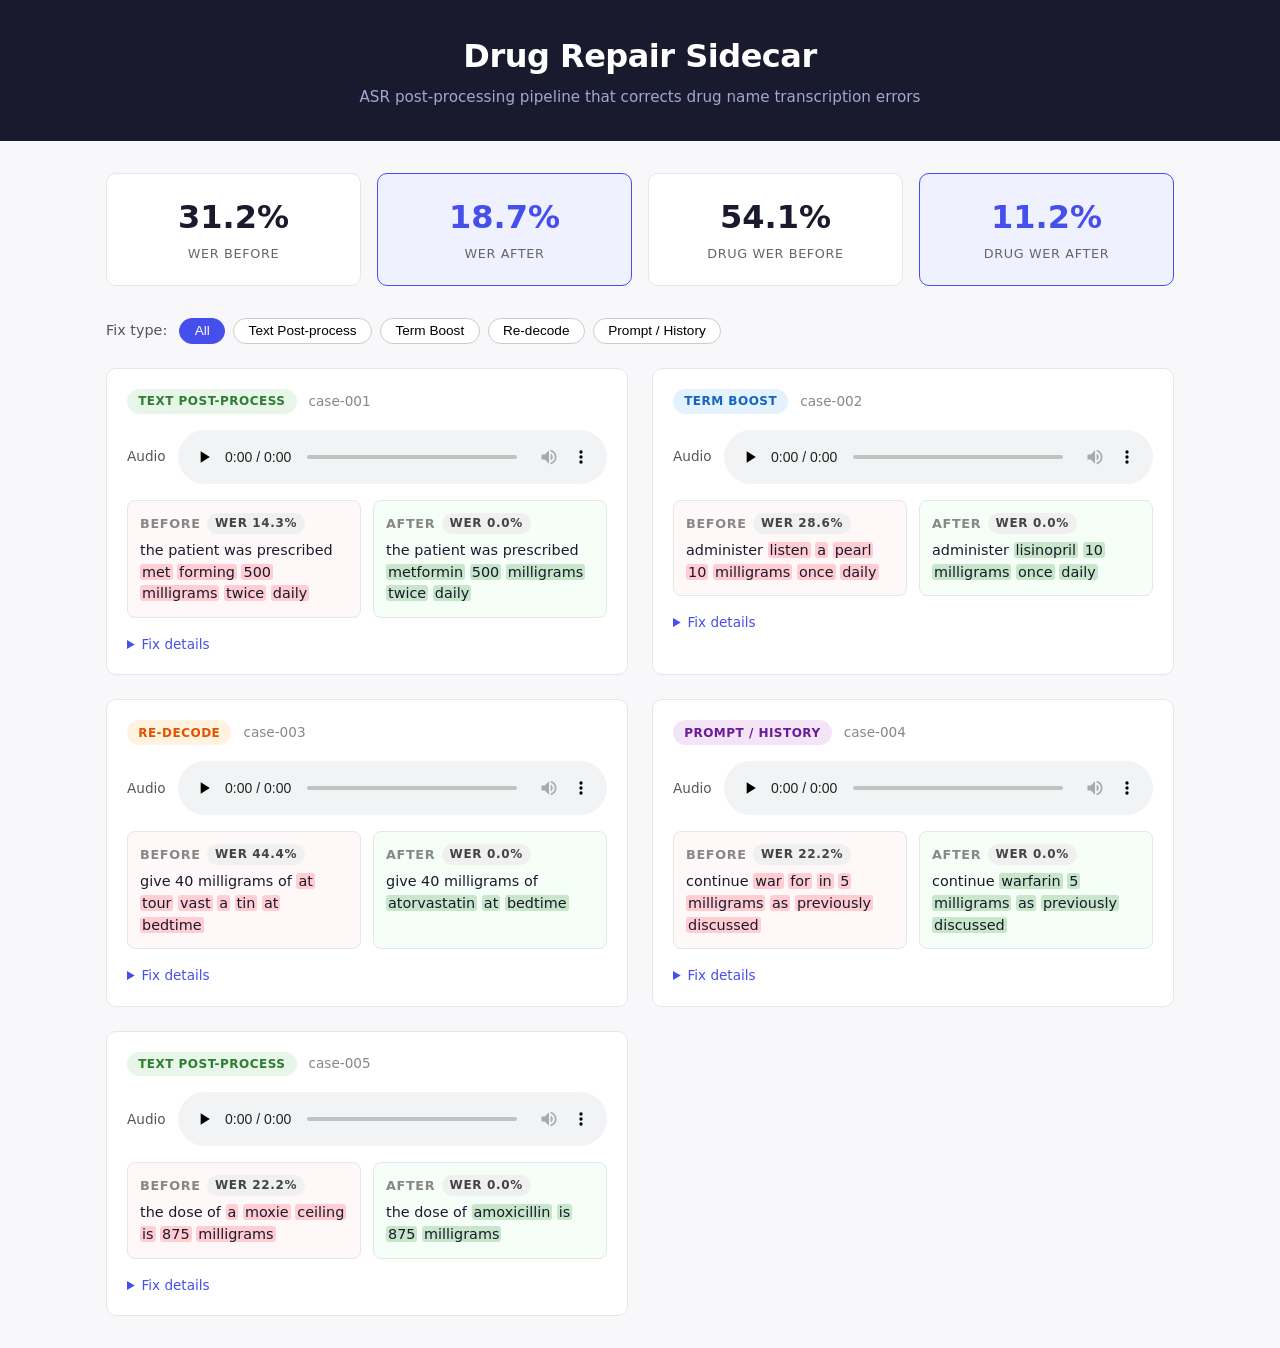
<file: index.html>
<!DOCTYPE html>
<html lang="en">
<head>
  <meta charset="UTF-8" />
  <meta name="viewport" content="width=device-width, initial-scale=1.0" />
  <title>Drug Repair Sidecar — ASR Demo</title>
  <link rel="stylesheet" href="styles.css" />
</head>
<body>

<header>
  <h1>Drug Repair Sidecar</h1>
  <p class="subtitle">ASR post-processing pipeline that corrects drug name transcription errors</p>
</header>

<main>

  <!-- ── Summary metrics strip ── -->
  <section id="metrics-summary">
    <div class="metric-card">
      <span class="metric-value" id="wer-before">—</span>
      <span class="metric-label">WER Before</span>
    </div>
    <div class="metric-card highlight">
      <span class="metric-value" id="wer-after">—</span>
      <span class="metric-label">WER After</span>
    </div>
    <div class="metric-card">
      <span class="metric-value" id="drug-wer-before">—</span>
      <span class="metric-label">Drug WER Before</span>
    </div>
    <div class="metric-card highlight">
      <span class="metric-value" id="drug-wer-after">—</span>
      <span class="metric-label">Drug WER After</span>
    </div>
  </section>

  <!-- ── Filter bar ── -->
  <section id="filters">
    <label>Fix type:</label>
    <button class="filter-btn active" data-filter="all">All</button>
    <button class="filter-btn" data-filter="text-postprocess">Text Post-process</button>
    <button class="filter-btn" data-filter="term-boost">Term Boost</button>
    <button class="filter-btn" data-filter="redecode">Re-decode</button>
    <button class="filter-btn" data-filter="prompt-history">Prompt / History</button>
  </section>

  <!-- ── Demo cards (populated by app.js) ── -->
  <section id="demo-grid"></section>

</main>

<!-- ── Card template (hidden) ── -->
<template id="card-template">
  <article class="demo-card">
    <div class="card-header">
      <span class="fix-badge"></span>
      <span class="case-id"></span>
    </div>

    <div class="audio-row">
      <label>Audio</label>
      <audio controls preload="none">
        <source type="audio/wav" />
        Your browser does not support the audio element.
      </audio>
    </div>

    <div class="transcript-compare">
      <div class="transcript-block before">
        <h3>Before <span class="wer-chip"></span></h3>
        <p class="transcript-text"></p>
      </div>
      <div class="transcript-block after">
        <h3>After <span class="wer-chip"></span></h3>
        <p class="transcript-text"></p>
      </div>
    </div>

    <details class="fix-details">
      <summary>Fix details</summary>
      <pre class="fix-payload"></pre>
    </details>
  </article>
</template>

<script src="app.js"></script>
</body>
</html>
</file>
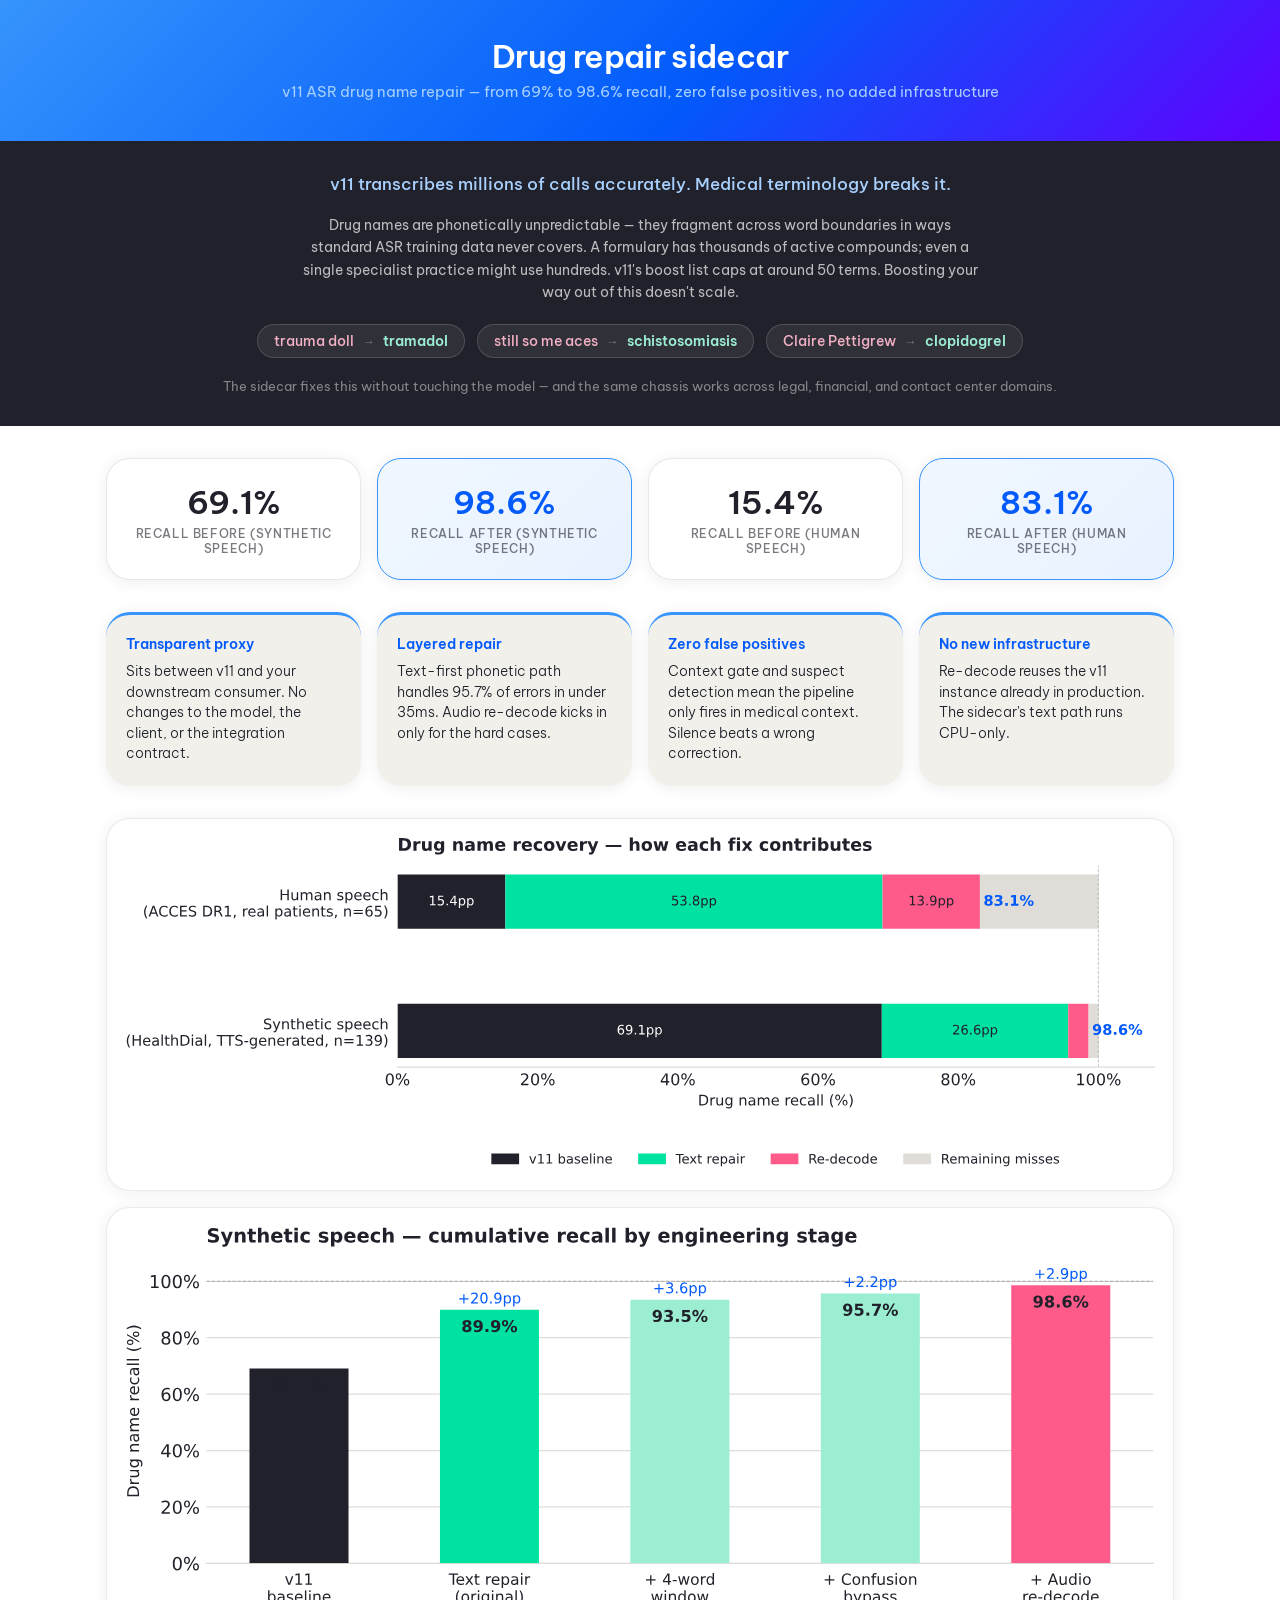
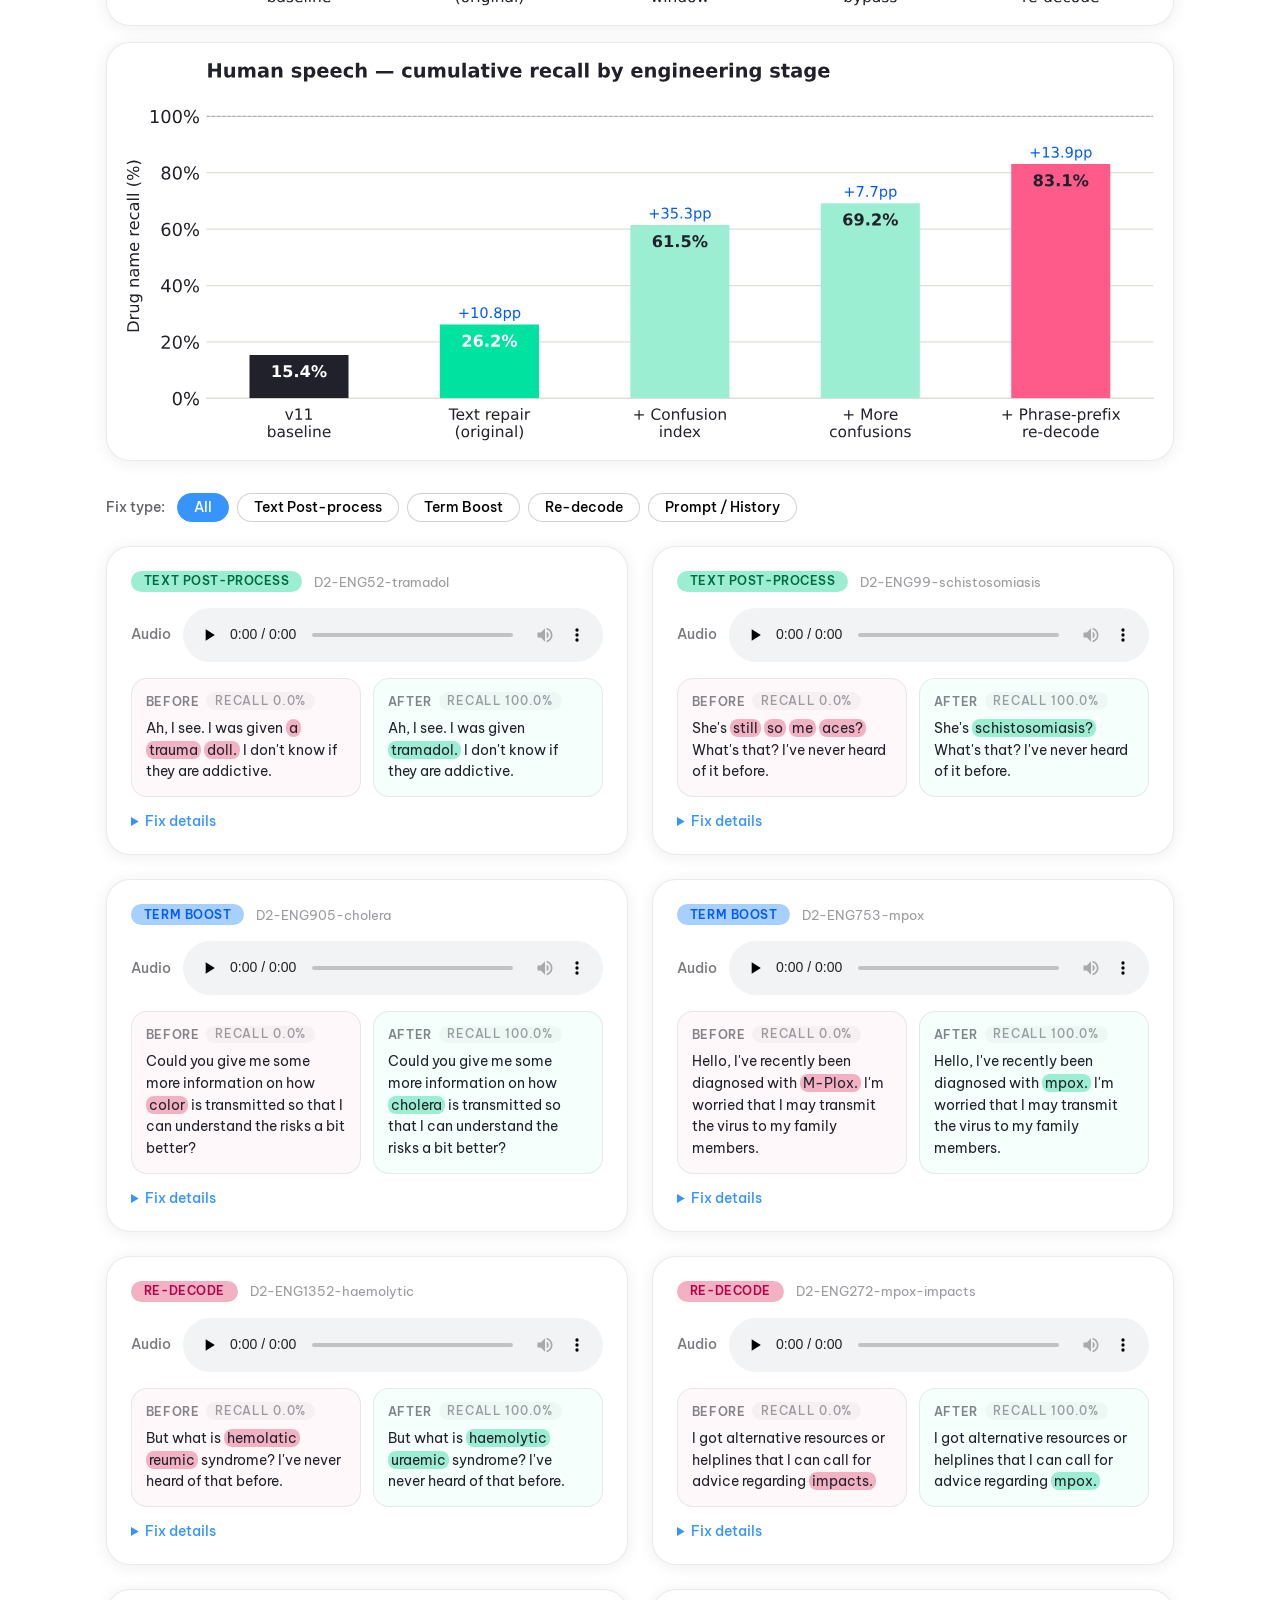
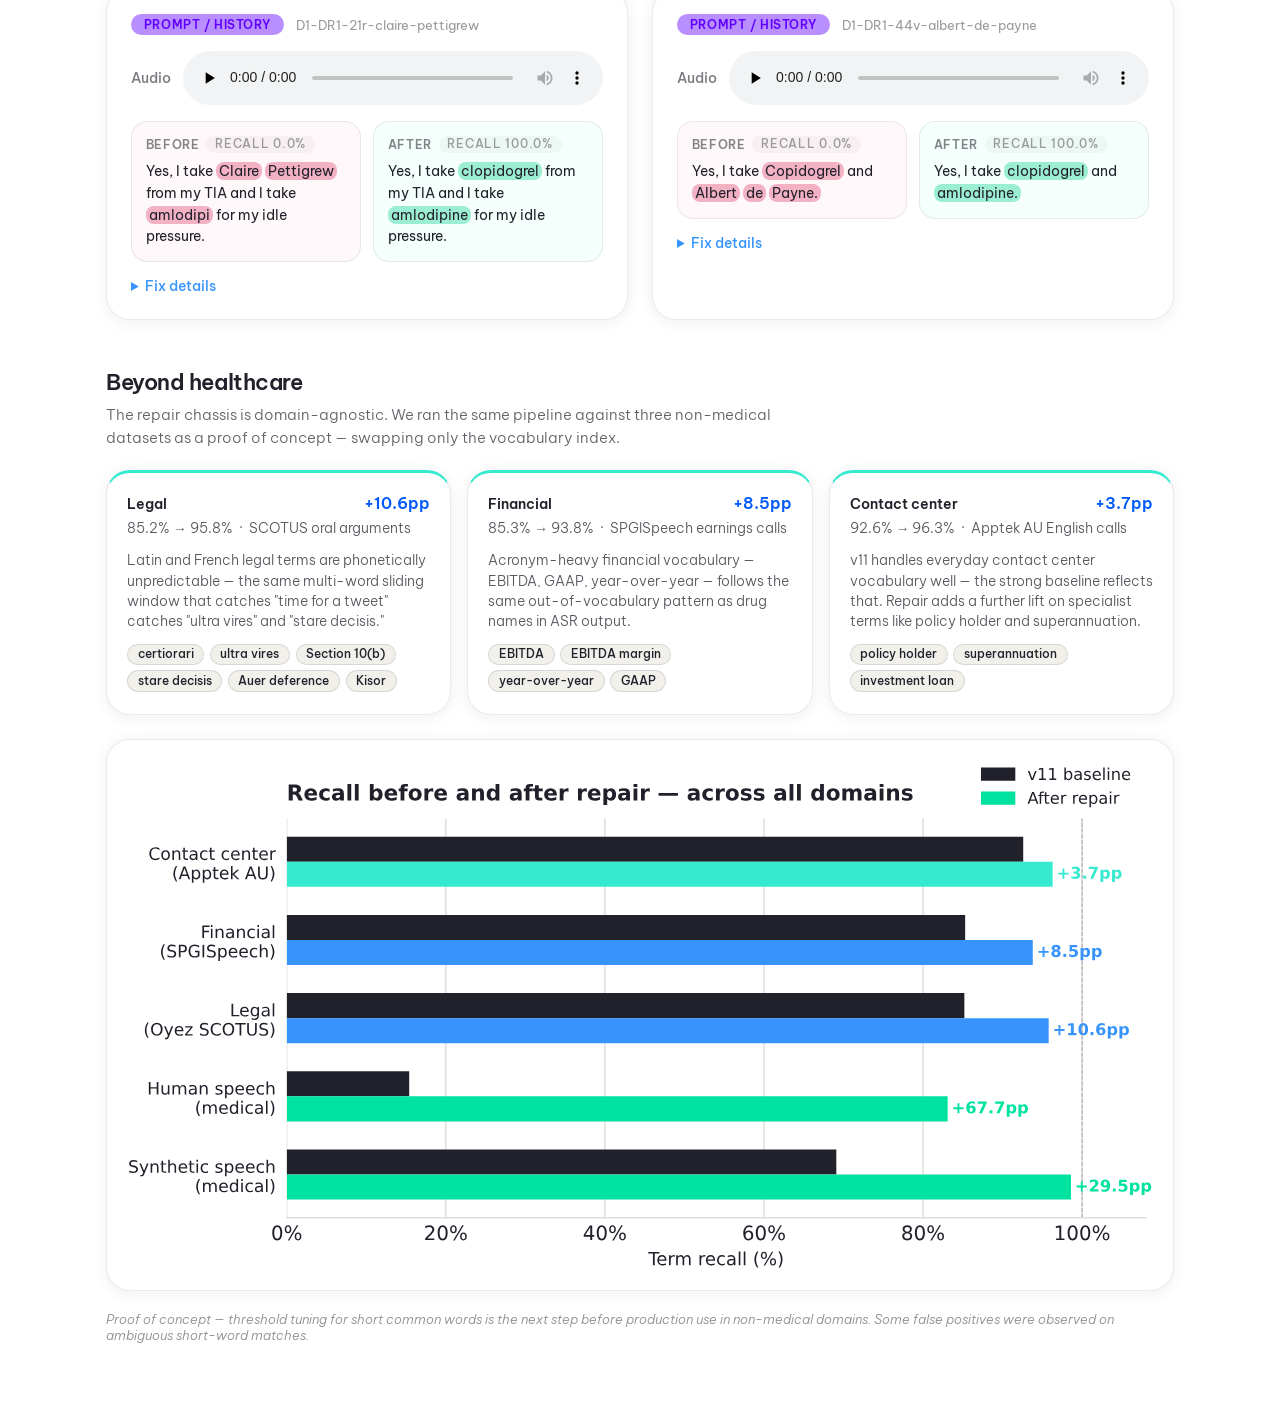
<file: site/index.html>
<!DOCTYPE html>
<html lang="en">
<head>
  <meta charset="UTF-8" />
  <meta name="viewport" content="width=device-width, initial-scale=1.0" />
  <title>Drug repair sidecar — NiCE Sparkathon 2026</title>
  <link rel="stylesheet" href="styles.css" />
</head>
<body>

<header>
  <h1>Drug repair sidecar</h1>
  <p class="subtitle">v11 ASR drug name repair — from 69% to 98.6% recall, zero false positives, no added infrastructure</p>
</header>

<!-- ── Problem strip (full-width, dark) ── -->
<section id="problem-strip">
  <p class="problem-headline">v11 transcribes millions of calls accurately. Medical terminology breaks it.</p>
  <p class="problem-why">Drug names are phonetically unpredictable — they fragment across word boundaries in ways standard ASR training data never covers. A formulary has thousands of active compounds; even a single specialist practice might use hundreds. v11's boost list caps at around 50 terms. Boosting your way out of this doesn't scale.</p>
  <div class="problem-examples">
    <button class="problem-pill" data-card="D2-ENG52-tramadol">
      <span class="pill-garbled">trauma doll</span>
      <span class="pill-arrow">→</span>
      <span class="pill-correct">tramadol</span>
    </button>
    <button class="problem-pill" data-card="D2-ENG99-schistosomiasis">
      <span class="pill-garbled">still so me aces</span>
      <span class="pill-arrow">→</span>
      <span class="pill-correct">schistosomiasis</span>
    </button>
    <button class="problem-pill" data-card="D1-DR1-21r-claire-pettigrew">
      <span class="pill-garbled">Claire Pettigrew</span>
      <span class="pill-arrow">→</span>
      <span class="pill-correct">clopidogrel</span>
    </button>
  </div>
  <p class="problem-note">The sidecar fixes this without touching the model — and the same chassis works across legal, financial, and contact center domains.</p>
</section>

<main>

  <!-- ── Summary metrics strip ── -->
  <section id="metrics-summary">
    <div class="metric-card">
      <span class="metric-value" id="wer-before">—</span>
      <span class="metric-label">Recall Before (Synthetic speech)</span>
    </div>
    <div class="metric-card highlight">
      <span class="metric-value" id="wer-after">—</span>
      <span class="metric-label">Recall After (Synthetic speech)</span>
    </div>
    <div class="metric-card">
      <span class="metric-value" id="drug-wer-before">—</span>
      <span class="metric-label">Recall Before (Human speech)</span>
    </div>
    <div class="metric-card highlight">
      <span class="metric-value" id="drug-wer-after">—</span>
      <span class="metric-label">Recall After (Human speech)</span>
    </div>
  </section>

  <!-- ── Approach advantages ── -->
  <section id="approach-cards">
    <div class="approach-grid">
      <div class="approach-card">
        <h3>Transparent proxy</h3>
        <p>Sits between v11 and your downstream consumer. No changes to the model, the client, or the integration contract.</p>
      </div>
      <div class="approach-card">
        <h3>Layered repair</h3>
        <p>Text-first phonetic path handles 95.7% of errors in under 35ms. Audio re-decode kicks in only for the hard cases.</p>
      </div>
      <div class="approach-card">
        <h3>Zero false positives</h3>
        <p>Context gate and suspect detection mean the pipeline only fires in medical context. Silence beats a wrong correction.</p>
      </div>
      <div class="approach-card">
        <h3>No new infrastructure</h3>
        <p>Re-decode reuses the v11 instance already in production. The sidecar's text path runs CPU-only.</p>
      </div>
    </div>
  </section>

  <!-- ── Charts ── -->
  <section id="charts-section">
    <figure class="chart-figure">
      <img src="chart_recovery.svg" alt="Stacked horizontal bar chart showing drug name recovery composition per dataset" />
    </figure>
    <figure class="chart-figure">
      <img src="chart_progression.svg" alt="Vertical bar chart showing synthetic speech cumulative recall by engineering stage" />
    </figure>
    <figure class="chart-figure">
      <img src="chart_progression_human.svg" alt="Vertical bar chart showing human speech cumulative recall by engineering stage" />
    </figure>
  </section>

  <!-- ── Filter bar ── -->
  <section id="filters">
    <label>Fix type:</label>
    <button class="filter-btn active" data-filter="all">All</button>
    <button class="filter-btn" data-filter="text-postprocess">Text Post-process</button>
    <button class="filter-btn" data-filter="term-boost">Term Boost</button>
    <button class="filter-btn" data-filter="redecode">Re-decode</button>
    <button class="filter-btn" data-filter="prompt-history">Prompt / History</button>
  </section>

  <!-- ── Demo cards (populated by app.js) ── -->
  <section id="demo-grid"></section>

  <!-- ── Platform generality ── -->
  <section id="platform-section">
    <h2 class="section-heading">Beyond healthcare</h2>
    <p class="section-intro">The repair chassis is domain-agnostic. We ran the same pipeline against three non-medical datasets as a proof of concept — swapping only the vocabulary index.</p>
    <div class="platform-grid">
      <div class="platform-card">
        <div class="platform-card-header">
          <h3>Legal</h3>
          <span class="platform-gain">+10.6pp</span>
        </div>
        <p class="platform-stats-line">85.2% → 95.8% &nbsp;·&nbsp; SCOTUS oral arguments</p>
        <p>Latin and French legal terms are phonetically unpredictable — the same multi-word sliding window that catches "time for a tweet" catches "ultra vires" and "stare decisis."</p>
        <div class="platform-terms">
          <span class="term-pill">certiorari</span>
          <span class="term-pill">ultra vires</span>
          <span class="term-pill">Section 10(b)</span>
          <span class="term-pill">stare decisis</span>
          <span class="term-pill">Auer deference</span>
          <span class="term-pill">Kisor</span>
        </div>
      </div>
      <div class="platform-card">
        <div class="platform-card-header">
          <h3>Financial</h3>
          <span class="platform-gain">+8.5pp</span>
        </div>
        <p class="platform-stats-line">85.3% → 93.8% &nbsp;·&nbsp; SPGISpeech earnings calls</p>
        <p>Acronym-heavy financial vocabulary — EBITDA, GAAP, year-over-year — follows the same out-of-vocabulary pattern as drug names in ASR output.</p>
        <div class="platform-terms">
          <span class="term-pill">EBITDA</span>
          <span class="term-pill">EBITDA margin</span>
          <span class="term-pill">year-over-year</span>
          <span class="term-pill">GAAP</span>
        </div>
      </div>
      <div class="platform-card">
        <div class="platform-card-header">
          <h3>Contact center</h3>
          <span class="platform-gain">+3.7pp</span>
        </div>
        <p class="platform-stats-line">92.6% → 96.3% &nbsp;·&nbsp; Apptek AU English calls</p>
        <p>v11 handles everyday contact center vocabulary well — the strong baseline reflects that. Repair adds a further lift on specialist terms like policy holder and superannuation.</p>
        <div class="platform-terms">
          <span class="term-pill">policy holder</span>
          <span class="term-pill">superannuation</span>
          <span class="term-pill">investment loan</span>
        </div>
      </div>
    </div>
    <figure class="chart-figure" style="margin-top:1.5rem">
      <img src="chart_domain_comparison.svg" alt="Horizontal grouped bar chart showing v11 baseline vs after-repair recall across all five benchmarked domains" />
    </figure>
    <p class="platform-disclaimer">Proof of concept — threshold tuning for short common words is the next step before production use in non-medical domains. Some false positives were observed on ambiguous short-word matches.</p>
  </section>

  <!-- ── Spanish bilingual signal (hidden — remove display:none to enable) ── -->
  <section id="spanish-section" style="display:none">
    <h2 class="section-heading">Bilingual signal</h2>
    <p class="section-intro">On matched WHO health topics, v11 on Spanish audio captures drug names at 99.3% vs 84.8% for English — a 14.5pp gap on the same content.</p>
    <div class="spanish-stats">
      <div class="spanish-stat">
        <span class="stat-value">84.8%</span>
        <span class="stat-label">English capture rate</span>
      </div>
      <div class="spanish-stat highlight">
        <span class="stat-value">99.3%</span>
        <span class="stat-label">Spanish capture rate</span>
      </div>
      <div class="spanish-stat">
        <span class="stat-value">+14.5pp</span>
        <span class="stat-label">Gap (same content)</span>
      </div>
    </div>
    <p class="spanish-note">A cross-language decode check could act as a repair signal for English misses in bilingual calls. Pipeline integration pending.</p>
  </section>

</main>

<!-- ── Card template (hidden) ── -->
<template id="card-template">
  <article class="demo-card">
    <div class="card-header">
      <span class="fix-badge"></span>
      <span class="case-id"></span>
    </div>

    <div class="audio-row">
      <label>Audio</label>
      <audio controls preload="none">
        <source type="audio/wav" />
        Your browser does not support the audio element.
      </audio>
    </div>

    <div class="transcript-compare">
      <div class="transcript-block before">
        <h3>Before <span class="wer-chip"></span></h3>
        <p class="transcript-text"></p>
      </div>
      <div class="transcript-block after">
        <h3>After <span class="wer-chip"></span></h3>
        <p class="transcript-text"></p>
      </div>
    </div>

    <details class="fix-details">
      <summary>Fix details</summary>
      <pre class="fix-payload"></pre>
    </details>
  </article>
</template>

<button id="back-to-top" aria-label="Back to top">↑ Top</button>

<script src="app.js"></script>
</body>
</html>
</file>
<file: styles.css>
/* ── Reset / base ── */
*, *::before, *::after { box-sizing: border-box; margin: 0; padding: 0; }

body {
  font-family: system-ui, -apple-system, sans-serif;
  background: #f8f8fb;
  color: #1a1a2e;
  line-height: 1.5;
}

a { text-decoration: none; color: #464feb; }
a:hover { text-decoration: underline; }

/* ── Header ── */
header {
  background: #1a1a2e;
  color: #fff;
  padding: 2rem;
  text-align: center;
}
header h1 { font-size: 2rem; letter-spacing: -0.5px; }
header .subtitle { margin-top: 0.4rem; color: #a0a8d0; font-size: 0.95rem; }

/* ── Main container ── */
main { max-width: 1100px; margin: 0 auto; padding: 2rem 1rem; }

/* ── Metrics summary ── */
#metrics-summary {
  display: flex;
  gap: 1rem;
  flex-wrap: wrap;
  margin-bottom: 2rem;
}
.metric-card {
  flex: 1 1 180px;
  background: #fff;
  border: 1px solid #e6e6e6;
  border-radius: 10px;
  padding: 1.2rem 1.5rem;
  text-align: center;
}
.metric-card.highlight { border-color: #464feb; background: #f0f1ff; }
.metric-value { display: block; font-size: 2rem; font-weight: 700; color: #1a1a2e; }
.metric-card.highlight .metric-value { color: #464feb; }
.metric-label { font-size: 0.8rem; color: #666; text-transform: uppercase; letter-spacing: 0.05em; }

/* ── Filters ── */
#filters {
  display: flex;
  align-items: center;
  gap: 0.5rem;
  flex-wrap: wrap;
  margin-bottom: 1.5rem;
}
#filters label { font-size: 0.9rem; color: #555; margin-right: 0.25rem; }
.filter-btn {
  border: 1px solid #ccc;
  background: #fff;
  border-radius: 999px;
  padding: 0.3rem 0.9rem;
  font-size: 0.85rem;
  cursor: pointer;
  transition: background 0.15s, border-color 0.15s;
}
.filter-btn:hover { border-color: #464feb; }
.filter-btn.active { background: #464feb; color: #fff; border-color: #464feb; }

/* ── Demo grid ── */
#demo-grid {
  display: grid;
  grid-template-columns: repeat(auto-fill, minmax(480px, 1fr));
  gap: 1.5rem;
}

/* ── Demo card ── */
.demo-card {
  background: #fff;
  border: 1px solid #e6e6e6;
  border-radius: 10px;
  padding: 1.25rem;
  display: flex;
  flex-direction: column;
  gap: 1rem;
  transition: box-shadow 0.15s;
}
.demo-card:hover { box-shadow: 0 4px 16px rgba(70,79,235,0.1); }

.card-header {
  display: flex;
  align-items: center;
  gap: 0.75rem;
}
.case-id { font-size: 0.85rem; color: #888; }

/* Fix-type badges */
.fix-badge {
  border-radius: 999px;
  padding: 0.2rem 0.7rem;
  font-size: 0.75rem;
  font-weight: 600;
  text-transform: uppercase;
  letter-spacing: 0.04em;
}
.fix-badge[data-type="text-postprocess"]  { background: #e8f5e9; color: #2e7d32; }
.fix-badge[data-type="term-boost"]        { background: #e3f2fd; color: #1565c0; }
.fix-badge[data-type="redecode"]          { background: #fff3e0; color: #e65100; }
.fix-badge[data-type="prompt-history"]    { background: #f3e5f5; color: #6a1b9a; }

/* Audio */
.audio-row { display: flex; align-items: center; gap: 0.75rem; }
.audio-row label { font-size: 0.85rem; color: #555; white-space: nowrap; }
.audio-row audio { width: 100%; }

/* Transcript compare */
.transcript-compare {
  display: grid;
  grid-template-columns: 1fr 1fr;
  gap: 0.75rem;
}
.transcript-block {
  border: 1px solid #e6e6e6;
  border-radius: 8px;
  padding: 0.75rem;
}
.transcript-block.before { background: #fff8f8; }
.transcript-block.after  { background: #f5fff7; }
.transcript-block h3 {
  font-size: 0.8rem;
  text-transform: uppercase;
  letter-spacing: 0.05em;
  color: #888;
  margin-bottom: 0.4rem;
  display: flex;
  align-items: center;
  gap: 0.4rem;
}
.transcript-text { font-size: 0.9rem; }

/* Highlighted drug name corrections */
.transcript-text .error   { background: #ffcdd2; border-radius: 3px; padding: 0 2px; }
.transcript-text .correct { background: #c8e6c9; border-radius: 3px; padding: 0 2px; }

/* WER chip */
.wer-chip {
  background: #f0f0f0;
  border-radius: 999px;
  padding: 0.1rem 0.5rem;
  font-size: 0.75rem;
  color: #444;
}

/* Fix details */
.fix-details summary {
  cursor: pointer;
  font-size: 0.85rem;
  color: #464feb;
  user-select: none;
}
.fix-payload {
  margin-top: 0.5rem;
  background: #f5f5f5;
  border-radius: 6px;
  padding: 0.75rem;
  font-size: 0.78rem;
  overflow-x: auto;
  white-space: pre-wrap;
  word-break: break-all;
}
</file>
<file: site/styles.css>
/* ── NiCE design tokens ── */
@import url("https://fonts.googleapis.com/css2?family=Be+Vietnam+Pro:wght@300;400;500;600&display=swap");

:root {
  --nice-blue:               #3694fc;
  --nice-charcoal:           #21212b;
  --nice-white:              #ffffff;
  --nice-warm-white:         #f2f0eb;
  --nice-emerald:            #00e2a0;
  --nice-emerald-tint:       #9ceed2;
  --nice-teal:               #36ead0;
  --nice-teal-tint:          #acf7f3;
  --nice-blue-tint:          #a7d0fe;
  --nice-electric-blue:      #025afb;
  --nice-electric-indigo:    #6100ff;
  --nice-electric-indigo-tint: #b98fff;
  --nice-coral:              #ff5b8a;
  --nice-coral-tint:         #f3b1c4;
  --nice-grad-header:        linear-gradient(135deg, #3694fc 0%, #025afb 55%, #6100ff 100%);
  --nice-shadow-card:        0 2px 16px rgba(33, 33, 43, 0.07);
  --nice-r-pill:             999px;
  --nice-r-card:             24px;
  --nice-r-inner:            16px;
  --nice-r-xs:               8px;
}

/* ── Reset / base ── */
*, *::before, *::after { box-sizing: border-box; margin: 0; padding: 0; }

body {
  font-family: "Be Vietnam Pro", Arial, system-ui, -apple-system, sans-serif;
  font-weight: 300;
  background: #ffffff;
  color: var(--nice-charcoal);
  line-height: 1.25;
}

a { text-decoration: none; color: var(--nice-blue); }
a:hover { text-decoration: underline; }

/* ── Header ── */
header {
  background: var(--nice-grad-header);
  color: var(--nice-white);
  padding: 2.5rem 2rem;
  text-align: center;
}
header h1 {
  font-size: 2rem;
  font-weight: 600;
  letter-spacing: -0.02em;
  line-height: 1.05;
}
header .subtitle {
  margin-top: 0.5rem;
  color: var(--nice-blue-tint);
  font-size: 0.95rem;
  font-weight: 400;
}

/* ── Main container ── */
main { max-width: 1100px; margin: 0 auto; padding: 2rem 1rem; }

/* ── Metrics summary ── */
#metrics-summary {
  display: flex;
  gap: 1rem;
  flex-wrap: wrap;
  margin-bottom: 2rem;
}
.metric-card {
  flex: 1 1 200px;
  background: var(--nice-white);
  border: 1px solid rgba(33, 33, 43, 0.1);
  border-radius: var(--nice-r-card);
  padding: 1.4rem 1.5rem;
  text-align: center;
  box-shadow: var(--nice-shadow-card);
}
.metric-card.highlight {
  border-color: var(--nice-blue);
  background: linear-gradient(135deg, #f0f7ff 0%, #e8f2ff 100%);
}
.metric-value {
  display: block;
  font-size: 2rem;
  font-weight: 600;
  color: var(--nice-charcoal);
}
.metric-card.highlight .metric-value { color: var(--nice-electric-blue); }
.metric-label {
  font-size: 0.78rem;
  color: var(--nice-charcoal);
  opacity: 0.6;
  font-weight: 500;
  text-transform: uppercase;
  letter-spacing: 0.05em;
  margin-top: 0.25rem;
  display: block;
}

/* ── Filters ── */
#filters {
  display: flex;
  align-items: center;
  gap: 0.5rem;
  flex-wrap: wrap;
  margin-bottom: 1.5rem;
}
#filters label {
  font-size: 0.9rem;
  font-weight: 500;
  color: var(--nice-charcoal);
  opacity: 0.7;
  margin-right: 0.25rem;
}
.filter-btn {
  border: 1.5px solid rgba(33, 33, 43, 0.2);
  background: var(--nice-white);
  border-radius: var(--nice-r-pill);
  padding: 0.3rem 1rem;
  font-size: 0.85rem;
  font-family: inherit;
  font-weight: 500;
  cursor: pointer;
  transition: background 0.15s, border-color 0.15s, color 0.15s;
}
.filter-btn:hover { border-color: var(--nice-blue); color: var(--nice-blue); }
.filter-btn.active {
  background: var(--nice-blue);
  color: var(--nice-white);
  border-color: var(--nice-blue);
}

/* ── Demo grid ── */
#demo-grid {
  display: grid;
  grid-template-columns: repeat(auto-fill, minmax(480px, 1fr));
  gap: 1.5rem;
}

/* ── Demo card ── */
.demo-card {
  background: var(--nice-white);
  border: 1px solid rgba(33, 33, 43, 0.09);
  border-radius: var(--nice-r-card);
  padding: 1.5rem;
  display: flex;
  flex-direction: column;
  gap: 1rem;
  box-shadow: var(--nice-shadow-card);
  transition: box-shadow 0.15s, transform 0.15s;
}
.demo-card:hover {
  box-shadow: 0 6px 24px rgba(54, 148, 252, 0.15);
  transform: translateY(-1px);
}

.card-header {
  display: flex;
  align-items: center;
  gap: 0.75rem;
}
.case-id { font-size: 0.8rem; color: var(--nice-charcoal); opacity: 0.45; font-weight: 400; }

/* Fix-type badges */
.fix-badge {
  border-radius: var(--nice-r-pill);
  padding: 0.2rem 0.8rem;
  font-size: 0.72rem;
  font-weight: 600;
  text-transform: uppercase;
  letter-spacing: 0.05em;
}
.fix-badge[data-type="text-postprocess"] { background: var(--nice-emerald-tint); color: #006b44; }
.fix-badge[data-type="term-boost"]       { background: var(--nice-blue-tint);    color: var(--nice-electric-blue); }
.fix-badge[data-type="redecode"]         { background: var(--nice-coral-tint);   color: #b5004a; }
.fix-badge[data-type="prompt-history"]   { background: var(--nice-electric-indigo-tint); color: var(--nice-electric-indigo); }

/* Audio */
.audio-row { display: flex; align-items: center; gap: 0.75rem; }
.audio-row label { font-size: 0.85rem; font-weight: 500; color: var(--nice-charcoal); opacity: 0.6; white-space: nowrap; }
.audio-row audio { width: 100%; }

/* Transcript compare */
.transcript-compare {
  display: grid;
  grid-template-columns: 1fr 1fr;
  gap: 0.75rem;
}
.transcript-block {
  border: 1px solid rgba(33, 33, 43, 0.09);
  border-radius: var(--nice-r-inner);
  padding: 0.85rem;
}
.transcript-block.before { background: #fff8fa; }
.transcript-block.after  { background: #f5fffc; }
.transcript-block h3 {
  font-size: 0.75rem;
  font-weight: 600;
  text-transform: uppercase;
  letter-spacing: 0.06em;
  color: var(--nice-charcoal);
  opacity: 0.55;
  margin-bottom: 0.5rem;
  display: flex;
  align-items: center;
  gap: 0.4rem;
}
.transcript-text { font-size: 0.9rem; font-weight: 400; line-height: 1.5; }

/* Highlighted drug name corrections */
.transcript-text .error   { background: var(--nice-coral-tint); border-radius: var(--nice-r-xs); padding: 0 3px; }
.transcript-text .correct { background: var(--nice-emerald-tint); border-radius: var(--nice-r-xs); padding: 0 3px; }

/* Recall chip */
.wer-chip {
  background: rgba(33, 33, 43, 0.07);
  border-radius: var(--nice-r-pill);
  padding: 0.1rem 0.55rem;
  font-size: 0.72rem;
  font-weight: 500;
  color: var(--nice-charcoal);
  opacity: 0.8;
}

/* ── Problem strip ── */
#problem-strip {
  background: var(--nice-charcoal);
  color: var(--nice-white);
  padding: 2rem;
  text-align: center;
}
.problem-headline {
  font-size: 1.05rem;
  font-weight: 500;
  color: var(--nice-blue-tint);
  margin-bottom: 1.25rem;
}
.problem-why {
  font-size: 0.88rem;
  font-weight: 400;
  color: rgba(255,255,255,0.7);
  max-width: 680px;
  margin: 0 auto 1.25rem;
  line-height: 1.6;
}
.problem-examples {
  display: flex;
  justify-content: center;
  flex-wrap: wrap;
  gap: 0.75rem;
  margin-bottom: 1.25rem;
}
.problem-pill {
  display: flex;
  align-items: center;
  gap: 0.5rem;
  background: rgba(255,255,255,0.07);
  border: 1px solid rgba(255,255,255,0.15);
  border-radius: var(--nice-r-pill);
  padding: 0.45rem 1rem;
  cursor: pointer;
  font-family: inherit;
  font-size: 0.9rem;
  transition: background 0.15s, border-color 0.15s;
}
.problem-pill:hover {
  background: rgba(54,148,252,0.2);
  border-color: var(--nice-blue);
}
.pill-garbled {
  color: var(--nice-coral-tint);
  font-weight: 500;
}
.pill-arrow {
  color: rgba(255,255,255,0.35);
  font-size: 0.8rem;
}
.pill-correct {
  color: var(--nice-emerald-tint);
  font-weight: 600;
}
.problem-note {
  font-size: 0.82rem;
  color: rgba(255,255,255,0.45);
  font-weight: 400;
}

/* ── Charts section ── */
#charts-section {
  display: flex;
  flex-direction: column;
  gap: 1rem;
  margin-bottom: 2rem;
}
.chart-figure {
  margin: 0;
  background: var(--nice-white);
  border: 1px solid rgba(33,33,43,0.09);
  border-radius: var(--nice-r-card);
  padding: 0.5rem;
  box-shadow: var(--nice-shadow-card);
  overflow: hidden;
}
.chart-figure img {
  width: 100%;
  height: auto;
  display: block;
  border-radius: calc(var(--nice-r-card) - 4px);
}
@media (max-width: 700px) {
  #charts-section { grid-template-columns: 1fr; }
}

/* ── Approach cards ── */
#approach-cards {
  margin-bottom: 2rem;
}
.approach-grid {
  display: grid;
  grid-template-columns: repeat(auto-fill, minmax(220px, 1fr));
  gap: 1rem;
}
.approach-card {
  background: var(--nice-warm-white);
  border-radius: var(--nice-r-card);
  border-top: 3px solid var(--nice-blue);
  padding: 1.25rem 1.25rem 1.4rem;
  box-shadow: var(--nice-shadow-card);
}
.approach-card h3 {
  font-size: 0.9rem;
  font-weight: 600;
  color: var(--nice-electric-blue);
  margin-bottom: 0.5rem;
}
.approach-card p {
  font-size: 0.85rem;
  font-weight: 300;
  color: var(--nice-charcoal);
  line-height: 1.5;
}

/* ── Platform section ── */
#platform-section {
  margin-top: 3rem;
  margin-bottom: 2rem;
}
.section-heading {
  font-size: 1.4rem;
  font-weight: 600;
  color: var(--nice-charcoal);
  letter-spacing: -0.02em;
  margin-bottom: 0.5rem;
}
.section-intro {
  font-size: 0.92rem;
  font-weight: 300;
  color: var(--nice-charcoal);
  opacity: 0.7;
  max-width: 680px;
  margin-bottom: 1.25rem;
  line-height: 1.55;
}
.platform-grid {
  display: grid;
  grid-template-columns: repeat(auto-fill, minmax(260px, 1fr));
  gap: 1rem;
}
.platform-card {
  background: var(--nice-white);
  border: 1px solid rgba(33,33,43,0.09);
  border-top: 3px solid var(--nice-teal);
  border-radius: var(--nice-r-card);
  padding: 1.25rem 1.25rem 1.4rem;
  box-shadow: var(--nice-shadow-card);
}
.platform-card-header {
  display: flex;
  align-items: baseline;
  justify-content: space-between;
  margin-bottom: 0.3rem;
}
.platform-card h3 {
  font-size: 0.9rem;
  font-weight: 600;
  color: var(--nice-charcoal);
}
.platform-gain {
  font-size: 1rem;
  font-weight: 600;
  color: var(--nice-electric-blue);
}
.platform-stats-line {
  font-size: 0.78rem;
  font-weight: 500;
  color: var(--nice-charcoal);
  opacity: 0.55;
  margin-bottom: 0.6rem;
}
.platform-card p {
  font-size: 0.85rem;
  font-weight: 300;
  color: var(--nice-charcoal);
  opacity: 0.75;
  line-height: 1.5;
  margin-bottom: 0.75rem;
}
.platform-terms {
  display: flex;
  flex-wrap: wrap;
  gap: 0.35rem;
}
.term-pill {
  background: var(--nice-warm-white);
  border: 1px solid rgba(33,33,43,0.12);
  border-radius: var(--nice-r-pill);
  padding: 0.15rem 0.6rem;
  font-size: 0.72rem;
  font-weight: 500;
  color: var(--nice-charcoal);
}
.platform-disclaimer {
  margin-top: 1.25rem;
  font-size: 0.8rem;
  font-weight: 300;
  color: var(--nice-charcoal);
  opacity: 0.5;
  font-style: italic;
}

/* ── Spanish bilingual section ── */
#spanish-section {
  margin-top: 3rem;
  margin-bottom: 2rem;
}
.spanish-stats {
  display: flex;
  gap: 1rem;
  flex-wrap: wrap;
  margin: 1.25rem 0;
}
.spanish-stat {
  flex: 1 1 160px;
  background: var(--nice-white);
  border: 1px solid rgba(33,33,43,0.1);
  border-radius: var(--nice-r-card);
  padding: 1.2rem 1.5rem;
  text-align: center;
  box-shadow: var(--nice-shadow-card);
}
.spanish-stat.highlight {
  border-color: var(--nice-blue);
  background: linear-gradient(135deg, #f0f7ff 0%, #e8f2ff 100%);
}
.stat-value {
  display: block;
  font-size: 1.8rem;
  font-weight: 600;
  color: var(--nice-charcoal);
}
.spanish-stat.highlight .stat-value { color: var(--nice-electric-blue); }
.stat-label {
  display: block;
  font-size: 0.78rem;
  font-weight: 500;
  text-transform: uppercase;
  letter-spacing: 0.05em;
  color: var(--nice-charcoal);
  opacity: 0.55;
  margin-top: 0.25rem;
}
.spanish-note {
  font-size: 0.82rem;
  font-weight: 300;
  color: var(--nice-charcoal);
  opacity: 0.6;
  max-width: 600px;
  line-height: 1.55;
}

/* ── Back to top button ── */
#back-to-top {
  position: fixed;
  bottom: 1.75rem;
  right: 1.75rem;
  background: var(--nice-blue);
  color: var(--nice-white);
  border: none;
  border-radius: var(--nice-r-pill);
  padding: 0.5rem 1.1rem;
  font-family: inherit;
  font-size: 0.85rem;
  font-weight: 500;
  cursor: pointer;
  box-shadow: 0 4px 16px rgba(54,148,252,0.35);
  opacity: 0;
  pointer-events: none;
  transform: translateY(8px);
  transition: opacity 0.2s, transform 0.2s;
  z-index: 100;
}
#back-to-top.visible {
  opacity: 1;
  pointer-events: auto;
  transform: translateY(0);
}
#back-to-top:hover {
  background: var(--nice-electric-blue);
}

/* ── Card highlight on pill-click ── */
.demo-card.card--highlight {
  box-shadow: 0 0 0 3px var(--nice-blue), var(--nice-shadow-card);
  transition: box-shadow 0.2s;
}

/* Fix details */
.fix-details summary {
  cursor: pointer;
  font-size: 0.85rem;
  font-weight: 500;
  color: var(--nice-blue);
  user-select: none;
}
.fix-payload {
  margin-top: 0.5rem;
  background: var(--nice-warm-white);
  border-radius: var(--nice-r-inner);
  padding: 0.85rem;
  font-size: 0.76rem;
  overflow-x: auto;
  white-space: pre-wrap;
  word-break: break-all;
  font-family: ui-monospace, "SFMono-Regular", Menlo, monospace;
  color: var(--nice-charcoal);
}
</file>
